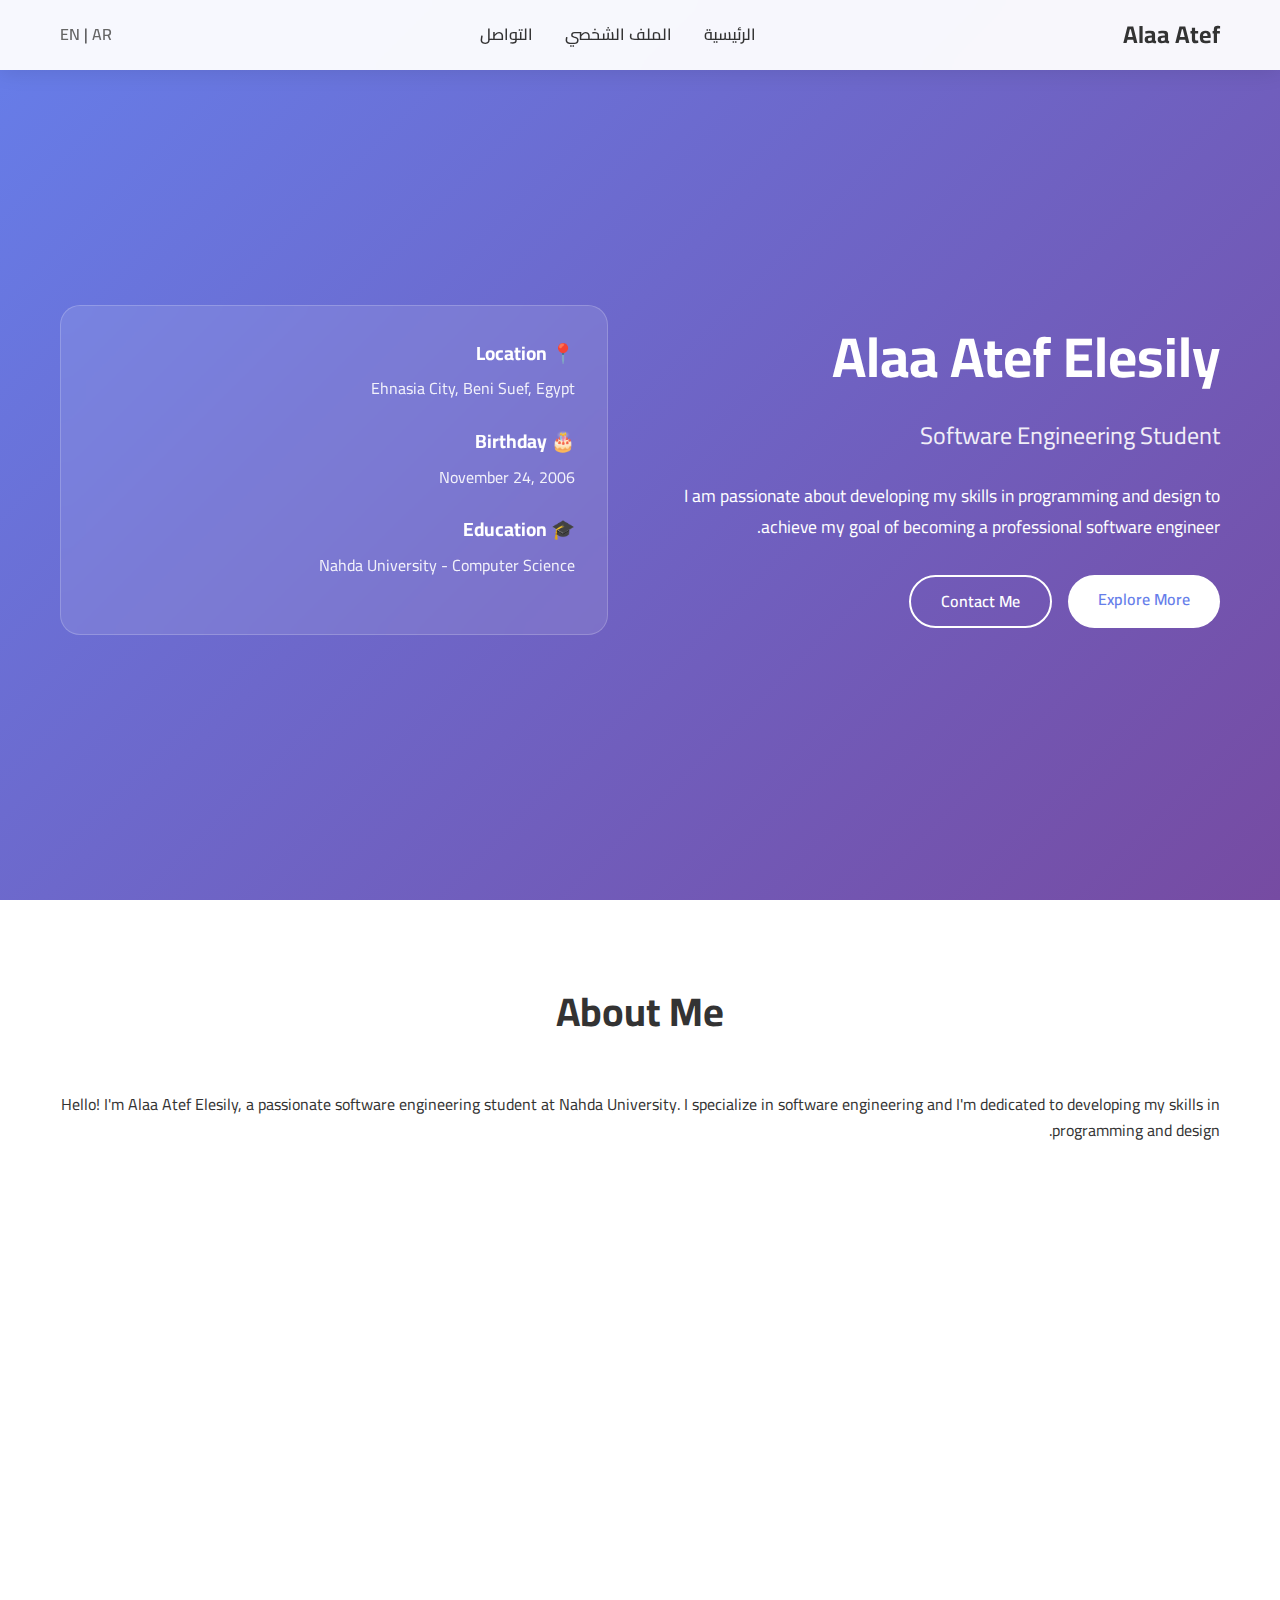
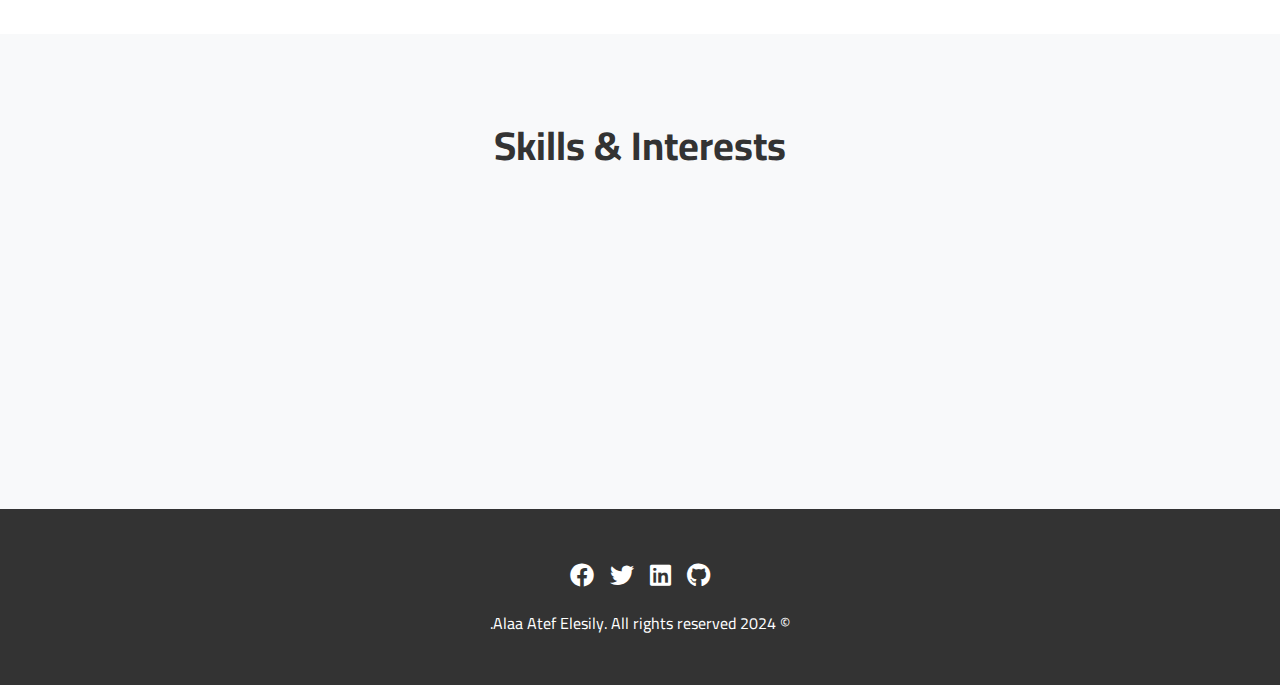
<file: index.html>
<!DOCTYPE html>
<html lang="ar" dir="rtl">
<head>
    <meta charset="UTF-8">
    <meta name="viewport" content="width=device-width, initial-scale=1.0">
    <title>Alaa Atef Elesily - الموقع الشخصي</title>
    <link rel="stylesheet" href="style.css">
    <link rel="stylesheet" href="https://cdnjs.cloudflare.com/ajax/libs/font-awesome/6.0.0/css/all.min.css">
    <link href="https://fonts.googleapis.com/css2?family=Cairo:wght@300;400;600;700&display=swap" rel="stylesheet">
</head>
<body>
    <!-- شريط التنقل -->
    <nav class="navbar">
        <div class="nav-container">
            <div class="nav-logo">
                <h2>Alaa Atef</h2>
            </div>
            <div class="nav-menu">
                <a href="index.html" class="nav-link">الرئيسية</a>
                <a href="arabic.html" class="nav-link">الملف الشخصي</a>
                <a href="contact.html" class="nav-link">التواصل</a>
            </div>
            <div class="language-switcher">
                <a href="index.html">EN</a> | 
                <a href="arabic.html">AR</a>
            </div>
        </div>
    </nav>

    <!-- قسم الهيرو -->
    <section class="hero">
        <div class="hero-content">
            <div class="hero-text">
                <h1 class="animate-fade-in">Alaa Atef Elesily</h1>
                <p class="hero-subtitle">Software Engineering Student</p>
                <p class="hero-description">I am passionate about developing my skills in programming and design to achieve my goal of becoming a professional software engineer.</p>
                <div class="hero-buttons">
                    <a href="#about" class="btn btn-primary">Explore More</a>
                    <a href="contact.html" class="btn btn-secondary">Contact Me</a>
                </div>
            </div>
            <div class="hero-image">
                <div class="profile-card">
                    <div class="card-content">
                        <h3>📍 Location</h3>
                        <p>Ehnasia City, Beni Suef, Egypt</p>
                        <h3>🎂 Birthday</h3>
                        <p>November 24, 2006</p>
                        <h3>🎓 Education</h3>
                        <p>Nahda University - Computer Science</p>
                    </div>
                </div>
            </div>
        </div>
    </section>

    <!-- قسم عني -->
    <section id="about" class="about">
        <div class="container">
            <h2 class="section-title">About Me</h2>
            <div class="about-content">
                <div class="about-text">
                    <p>Hello! I'm Alaa Atef Elesily, a passionate software engineering student at Nahda University. I specialize in software engineering and I'm dedicated to developing my skills in programming and design.</p>
                    
                    <div class="info-grid">
                        <div class="info-item">
                            <i class="fas fa-university"></i>
                            <div>
                                <h4>University</h4>
                                <p>Nahda University</p>
                            </div>
                        </div>
                        <div class="info-item">
                            <i class="fas fa-graduation-cap"></i>
                            <div>
                                <h4>Faculty</h4>
                                <p>Computer Science</p>
                            </div>
                        </div>
                        <div class="info-item">
                            <i class="fas fa-code"></i>
                            <div>
                                <h4>Specialization</h4>
                                <p>Software Engineering</p>
                            </div>
                        </div>
                        <div class="info-item">
                            <i class="fas fa-map-marker-alt"></i>
                            <div>
                                <h4>Location</h4>
                                <p>Beni Suef, Egypt</p>
                            </div>
                        </div>
                    </div>
                </div>
            </div>
        </div>
    </section>

    <!-- قسم المهارات -->
    <section class="skills">
        <div class="container">
            <h2 class="section-title">Skills & Interests</h2>
            <div class="skills-grid">
                <div class="skill-card">
                    <i class="fas fa-laptop-code"></i>
                    <h3>Programming</h3>
                    <p>Passionate about coding and developing innovative solutions</p>
                </div>
                <div class="skill-card">
                    <i class="fas fa-palette"></i>
                    <h3>Design</h3>
                    <p>Love for design and color harmony in user interfaces</p>
                </div>
                <div class="skill-card">
                    <i class="fas fa-rocket"></i>
                    <h3>Development</h3>
                    <p>Continuous learning of modern programming languages and tools</p>
                </div>
            </div>
        </div>
    </section>

    <!-- الفوتر -->
    <footer class="footer">
        <div class="container">
            <div class="social-links">
                <a href="#" class="social-link"><i class="fab fa-github"></i></a>
                <a href="#" class="social-link"><i class="fab fa-linkedin"></i></a>
                <a href="#" class="social-link"><i class="fab fa-twitter"></i></a>
                <a href="#" class="social-link"><i class="fab fa-facebook"></i></a>
            </div>
            <p>&copy; 2024 Alaa Atef Elesily. All rights reserved.</p>
        </div>
    </footer>

    <script src="script.js"></script>
</body>
</html>
</file>
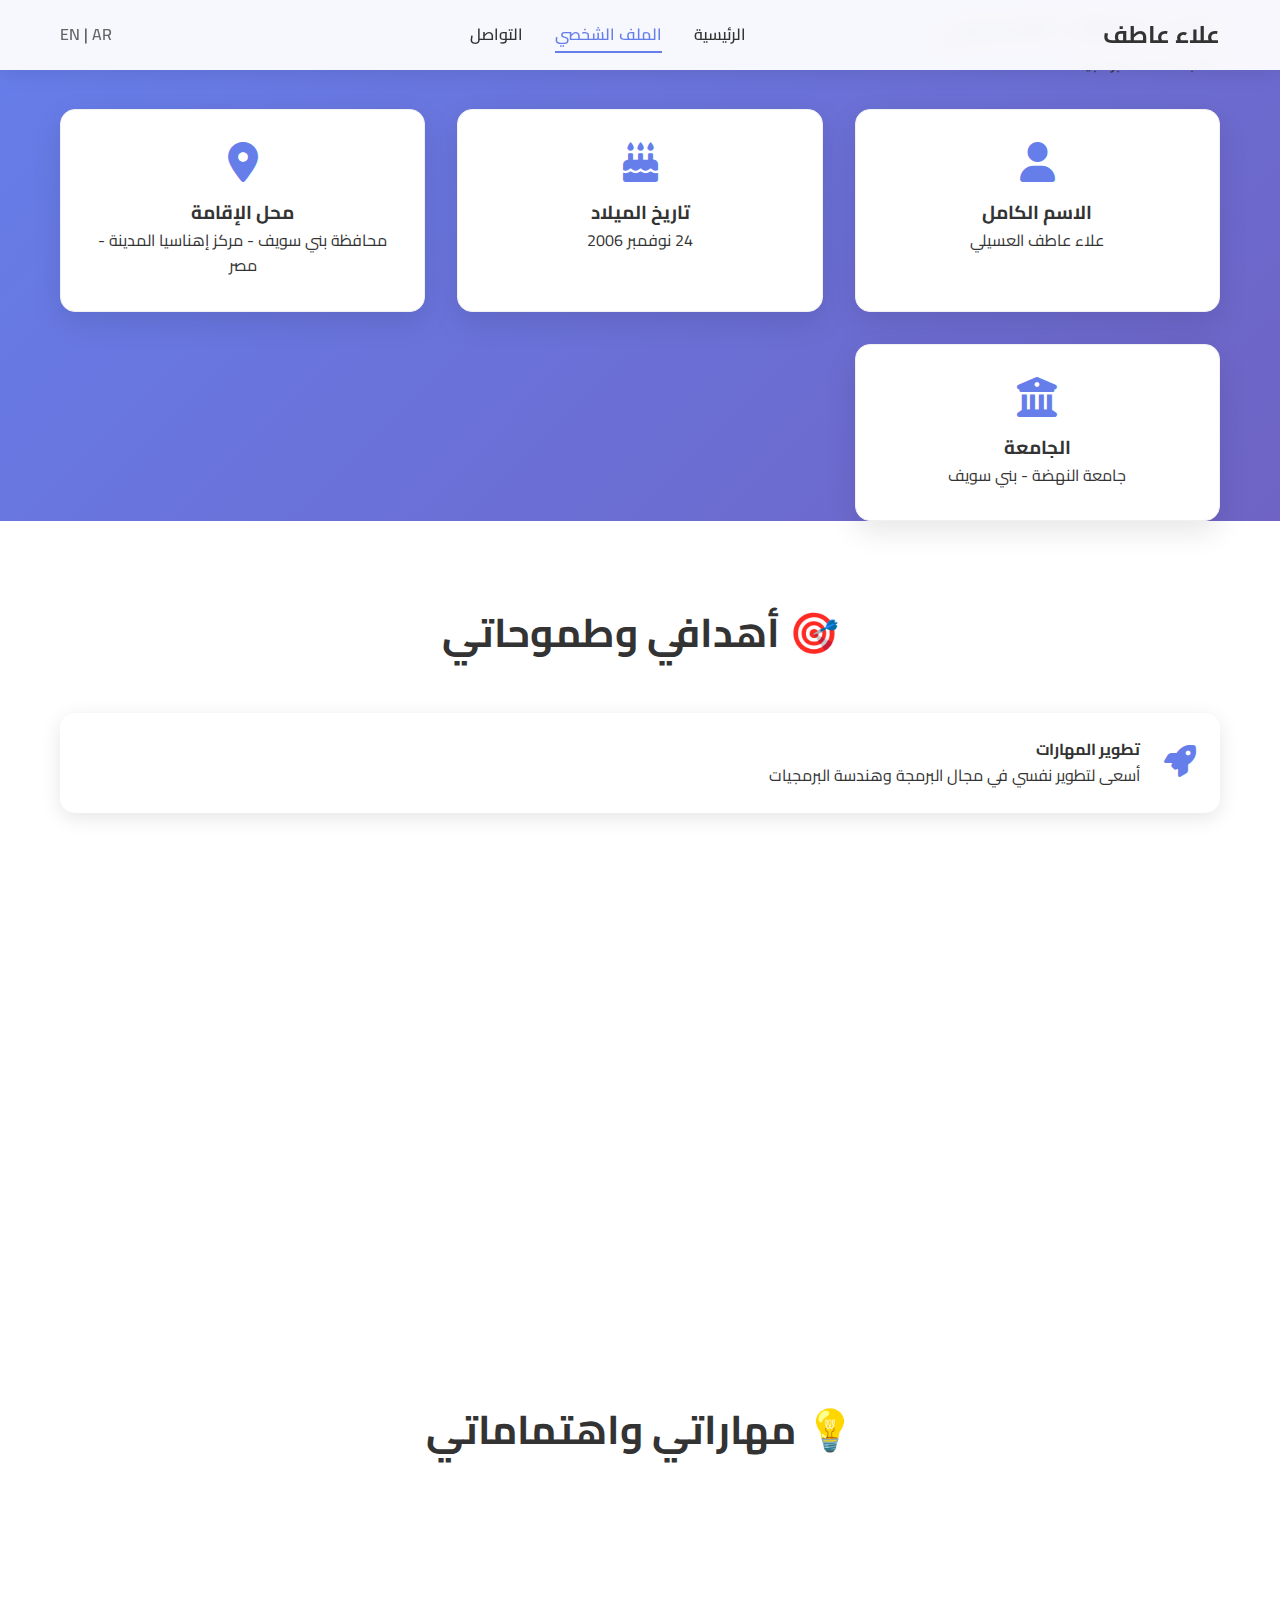
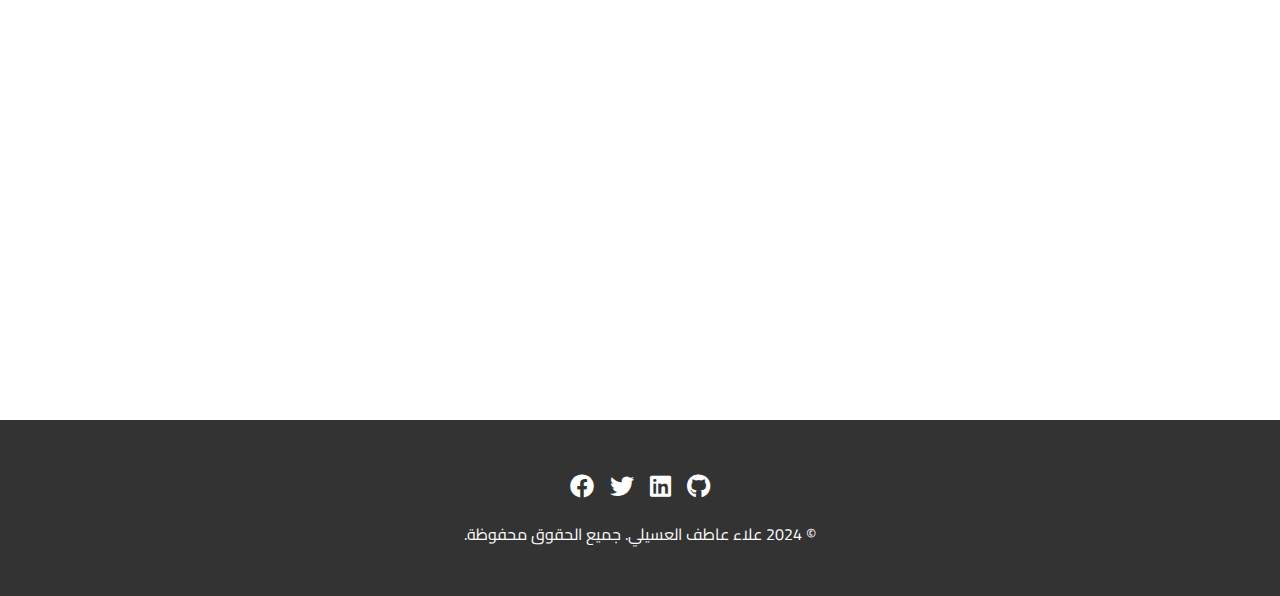
<file: arabic.html>
<!DOCTYPE html>
<html lang="ar" dir="rtl">
<head>
    <meta charset="UTF-8">
    <meta name="viewport" content="width=device-width, initial-scale=1.0">
    <title>علاء عاطف العسيلي - الملف الشخصي</title>
    <link rel="stylesheet" href="style.css">
    <link rel="stylesheet" href="https://cdnjs.cloudflare.com/ajax/libs/font-awesome/6.0.0/css/all.min.css">
    <link href="https://fonts.googleapis.com/css2?family=Cairo:wght@300;400;600;700&display=swap" rel="stylesheet">
</head>
<body>
    <!-- شريط التنقل -->
    <nav class="navbar">
        <div class="nav-container">
            <div class="nav-logo">
                <h2>علاء عاطف</h2>
            </div>
            <div class="nav-menu">
                <a href="index.html" class="nav-link">الرئيسية</a>
                <a href="arabic.html" class="nav-link active">الملف الشخصي</a>
                <a href="contact.html" class="nav-link">التواصل</a>
            </div>
            <div class="language-switcher">
                <a href="index.html">EN</a> | 
                <a href="arabic.html">AR</a>
            </div>
        </div>
    </nav>

    <!-- قسم النبذة الشخصية -->
    <section class="profile-hero">
        <div class="container">
            <div class="profile-header">
                <h1 class="animate-fade-in">علاء عاطف العسيلي</h1>
                <p class="profile-subtitle">طالب هندسة البرمجيات</p>
            </div>
        </div>
    </section>

    <!-- المعلومات الشخصية -->
    <section class="personal-info">
        <div class="container">
            <div class="info-cards">
                <div class="info-card">
                    <i class="fas fa-user"></i>
                    <h3>الاسم الكامل</h3>
                    <p>علاء عاطف العسيلي</p>
                </div>
                <div class="info-card">
                    <i class="fas fa-birthday-cake"></i>
                    <h3>تاريخ الميلاد</h3>
                    <p>24 نوفمبر 2006</p>
                </div>
                <div class="info-card">
                    <i class="fas fa-map-marker-alt"></i>
                    <h3>محل الإقامة</h3>
                    <p>محافظة بني سويف - مركز إهناسيا المدينة - مصر</p>
                </div>
                <div class="info-card">
                    <i class="fas fa-university"></i>
                    <h3>الجامعة</h3>
                    <p>جامعة النهضة - بني سويف</p>
                </div>
            </div>
        </div>
    </section>

    <!-- الأهداف والطموحات -->
    <section class="goals">
        <div class="container">
            <h2 class="section-title">🎯 أهدافي وطموحاتي</h2>
            <div class="goals-content">
                <div class="goal-item">
                    <i class="fas fa-rocket"></i>
                    <div>
                        <h4>تطوير المهارات</h4>
                        <p>أسعى لتطوير نفسي في مجال البرمجة وهندسة البرمجيات</p>
                    </div>
                </div>
                <div class="goal-item">
                    <i class="fas-bullseye"></i>
                    <div>
                        <h4>النجاح المهني</h4>
                        <p>أهدف إلى أن أصبح مهندس برمجيات ناجح ومبدع في تطوير الحلول التقنية</p>
                    </div>
                </div>
                <div class="goal-item">
                    <i class="fas fa-lightbulb"></i>
                    <div>
                        <h4>الابتكار</h4>
                        <p>أرغب في ابتكار تطبيقات مفيدة تضيف قيمة حقيقية للمجتمع</p>
                    </div>
                </div>
                <div class="goal-item">
                    <i class="fas fa-sync-alt"></i>
                    <div>
                        <h4>التطوير المستمر</h4>
                        <p>أحرص دائمًا على تعلّم المهارات الحديثة ومواكبة التطور التكنولوجي</p>
                    </div>
                </div>
            </div>
        </div>
    </section>

    <!-- المهارات والاهتمامات -->
    <section class="interests">
        <div class="container">
            <h2 class="section-title">💡 مهاراتي واهتماماتي</h2>
            <div class="interests-grid">
                <div class="interest-card">
                    <i class="fas fa-code"></i>
                    <h4>البرمجة</h4>
                    <p>شغف كبير بـ البرمجة وتصميم واجهات المستخدم</p>
                </div>
                <div class="interest-card">
                    <i class="fas fa-palette"></i>
                    <h4>التصميم</h4>
                    <p>أحب التصميم وتناسق الألوان</p>
                </div>
                <div class="interest-card">
                    <i class="fas fa-chart-line"></i>
                    <h4>تحليل الأنظمة</h4>
                    <p>مهتم بمجال تحليل الأنظمة وتطوير البرمجيات</p>
                </div>
                <div class="interest-card">
                    <i class="fas fa-graduation-cap"></i>
                    <h4>التعلم المستمر</h4>
                    <p>أعمل على تطوير نفسي في لغات البرمجة المختلفة وأدوات التطوير الحديثة</p>
                </div>
            </div>
        </div>
    </section>

    <!-- الفوتر -->
    <footer class="footer">
        <div class="container">
            <div class="social-links">
                <a href="#" class="social-link"><i class="fab fa-github"></i></a>
                <a href="#" class="social-link"><i class="fab fa-linkedin"></i></a>
                <a href="#" class="social-link"><i class="fab fa-twitter"></i></a>
                <a href="#" class="social-link"><i class="fab fa-facebook"></i></a>
            </div>
            <p>© 2024 علاء عاطف العسيلي. جميع الحقوق محفوظة.</p>
        </div>
    </footer>

    <script src="script.js"></script>
</body>
</html>
</file>
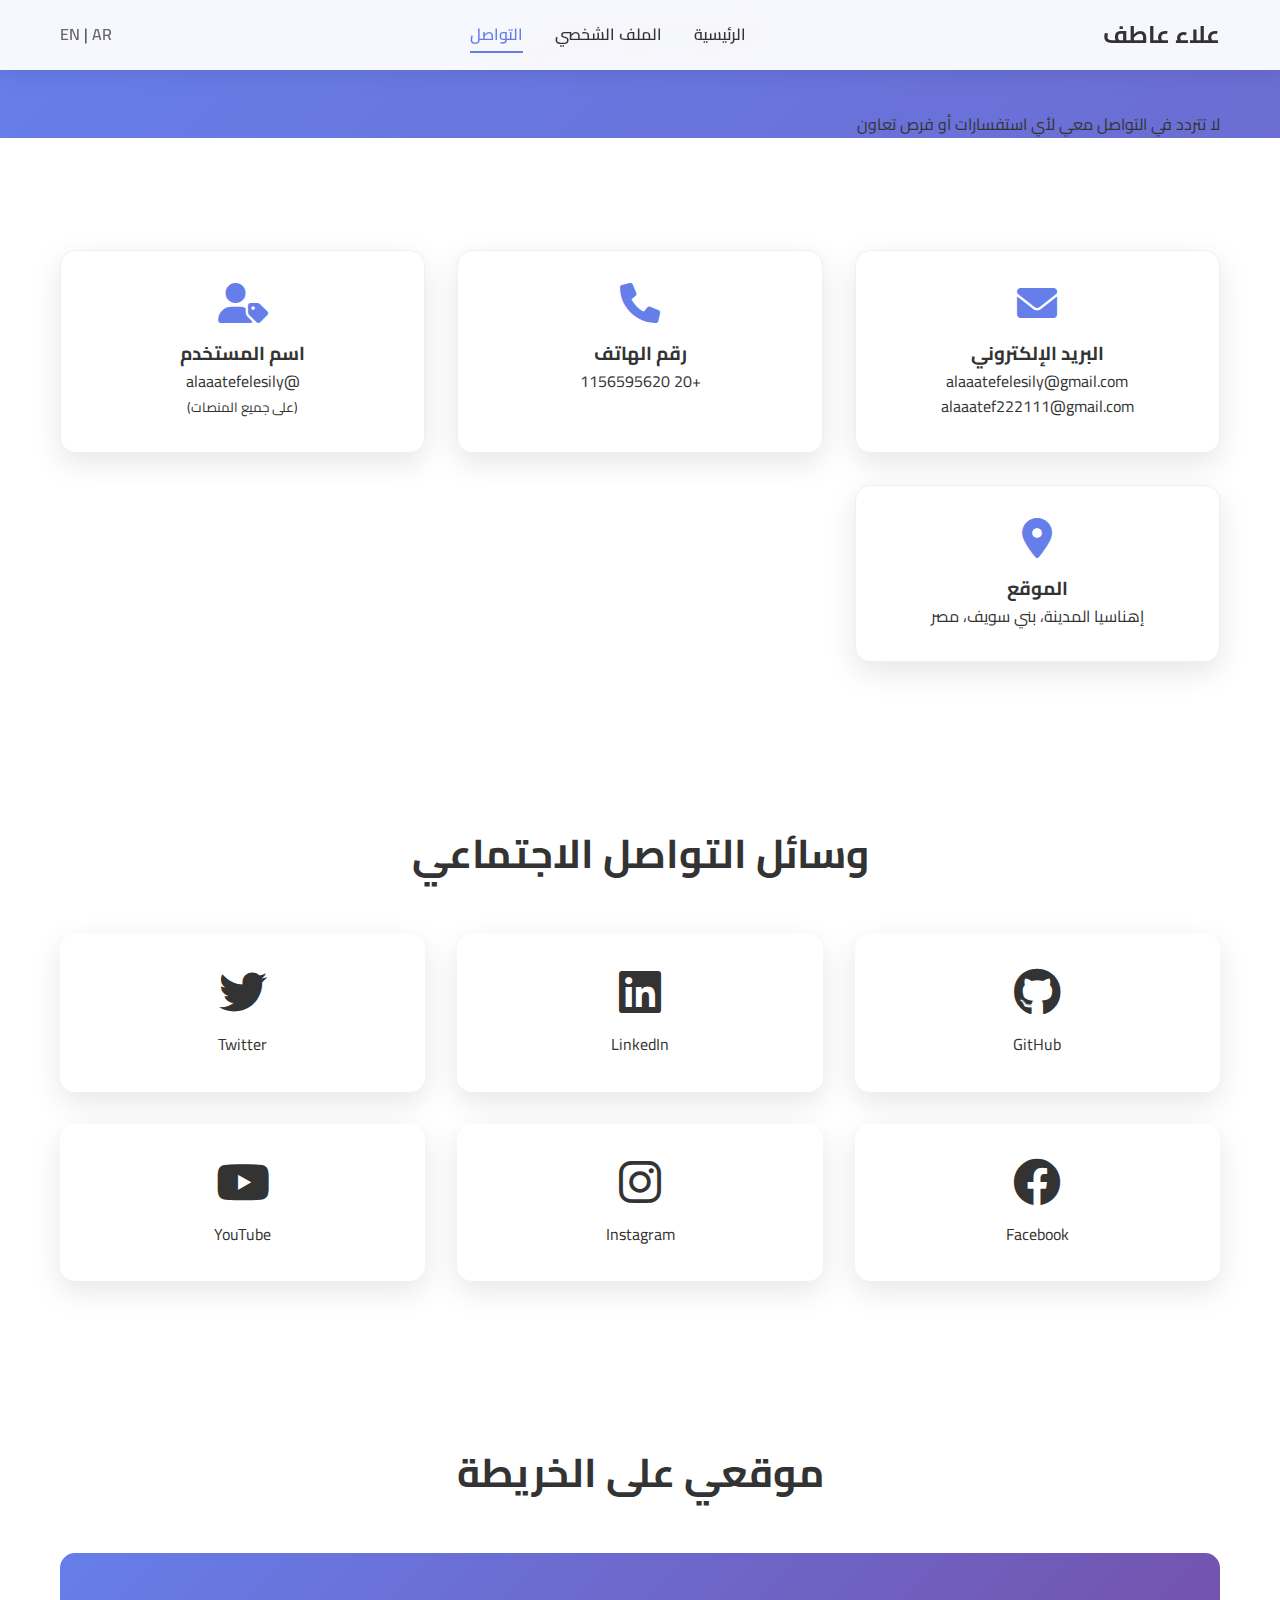
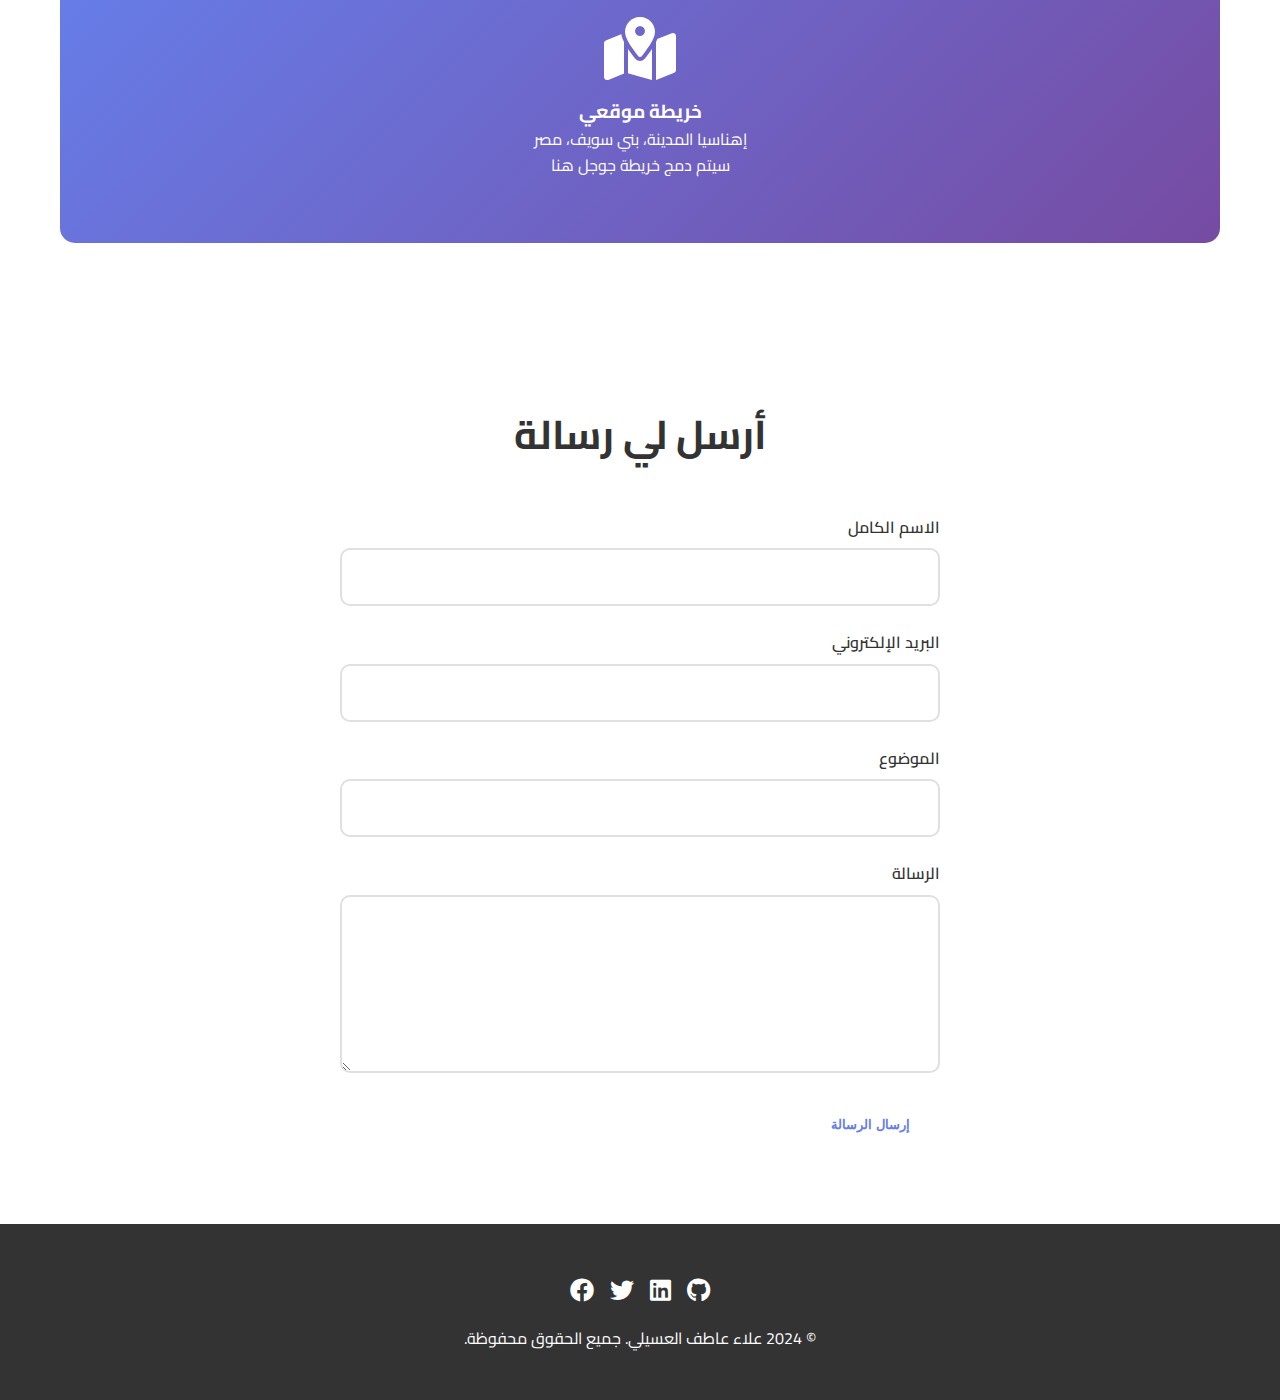
<file: contact.html>
<!DOCTYPE html>
<html lang="ar" dir="rtl">
<head>
    <meta charset="UTF-8">
    <meta name="viewport" content="width=device-width, initial-scale=1.0">
    <title>التواصل - علاء عاطف العسيلي</title>
    <link rel="stylesheet" href="style.css">
    <link rel="stylesheet" href="https://cdnjs.cloudflare.com/ajax/libs/font-awesome/6.0.0/css/all.min.css">
    <link href="https://fonts.googleapis.com/css2?family=Cairo:wght@300;400;600;700&display=swap" rel="stylesheet">
</head>
<body>
    <!-- شريط التنقل -->
    <nav class="navbar">
        <div class="nav-container">
            <div class="nav-logo">
                <h2>علاء عاطف</h2>
            </div>
            <div class="nav-menu">
                <a href="index.html" class="nav-link">الرئيسية</a>
                <a href="arabic.html" class="nav-link">الملف الشخصي</a>
                <a href="contact.html" class="nav-link active">التواصل</a>
            </div>
            <div class="language-switcher">
                <a href="index.html">EN</a> | 
                <a href="arabic.html">AR</a>
            </div>
        </div>
    </nav>

    <!-- قسم التواصل -->
    <section class="contact-hero">
        <div class="container">
            <h1 class="section-title">التواصل معي</h1>
            <p class="contact-subtitle">لا تتردد في التواصل معي لأي استفسارات أو فرص تعاون</p>
        </div>
    </section>

    <!-- معلومات التواصل -->
    <section class="contact-info">
        <div class="container">
            <div class="contact-cards">
                <div class="contact-card">
                    <i class="fas fa-envelope"></i>
                    <h3>البريد الإلكتروني</h3>
                    <p>alaaatefelesily@gmail.com</p>
                    <p>alaaatef222111@gmail.com</p>
                </div>
                <div class="contact-card">
                    <i class="fas fa-phone"></i>
                    <h3>رقم الهاتف</h3>
                    <p>+20 1156595620</p>
                </div>
                <div class="contact-card">
                    <i class="fas fa-user-tag"></i>
                    <h3>اسم المستخدم</h3>
                    <p>@alaaatefelesily</p>
                    <small>(على جميع المنصات)</small>
                </div>
                <div class="contact-card">
                    <i class="fas fa-map-marker-alt"></i>
                    <h3>الموقع</h3>
                    <p>إهناسيا المدينة، بني سويف، مصر</p>
                </div>
            </div>
        </div>
    </section>

    <!-- وسائل التواصل الاجتماعي -->
    <section class="social-media">
        <div class="container">
            <h2 class="section-title">وسائل التواصل الاجتماعي</h2>
            <div class="social-grid">
                <a href="#" class="social-card">
                    <i class="fab fa-github"></i>
                    <span>GitHub</span>
                </a>
                <a href="#" class="social-card">
                    <i class="fab fa-linkedin"></i>
                    <span>LinkedIn</span>
                </a>
                <a href="#" class="social-card">
                    <i class="fab fa-twitter"></i>
                    <span>Twitter</span>
                </a>
                <a href="#" class="social-card">
                    <i class="fab fa-facebook"></i>
                    <span>Facebook</span>
                </a>
                <a href="#" class="social-card">
                    <i class="fab fa-instagram"></i>
                    <span>Instagram</span>
                </a>
                <a href="#" class="social-card">
                    <i class="fab fa-youtube"></i>
                    <span>YouTube</span>
                </a>
            </div>
        </div>
    </section>

    <!-- الخريطة -->
    <section class="map-section">
        <div class="container">
            <h2 class="section-title">موقعي على الخريطة</h2>
            <div class="map-container">
                <div class="map-placeholder">
                    <i class="fas fa-map-marked-alt"></i>
                    <h3>خريطة موقعي</h3>
                    <p>إهناسيا المدينة، بني سويف، مصر</p>
                    <p>سيتم دمج خريطة جوجل هنا</p>
                </div>
            </div>
        </div>
    </section>

    <!-- نموذج التواصل -->
    <section class="contact-form-section">
        <div class="container">
            <h2 class="section-title">أرسل لي رسالة</h2>
            <form class="contact-form">
                <div class="form-group">
                    <label for="name">الاسم الكامل</label>
                    <input type="text" id="name" name="name" required>
                </div>
                <div class="form-group">
                    <label for="email">البريد الإلكتروني</label>
                    <input type="email" id="email" name="email" required>
                </div>
                <div class="form-group">
                    <label for="subject">الموضوع</label>
                    <input type="text" id="subject" name="subject" required>
                </div>
                <div class="form-group">
                    <label for="message">الرسالة</label>
                    <textarea id="message" name="message" rows="5" required></textarea>
                </div>
                <button type="submit" class="btn btn-primary">إرسال الرسالة</button>
            </form>
        </div>
    </section>

    <!-- الفوتر -->
    <footer class="footer">
        <div class="container">
            <div class="social-links">
                <a href="#" class="social-link"><i class="fab fa-github"></i></a>
                <a href="#" class="social-link"><i class="fab fa-linkedin"></i></a>
                <a href="#" class="social-link"><i class="fab fa-twitter"></i></a>
                <a href="#" class="social-link"><i class="fab fa-facebook"></i></a>
            </div>
            <p>© 2024 علاء عاطف العسيلي. جميع الحقوق محفوظة.</p>
        </div>
    </footer>

    <script src="script.js"></script>
</body>
</html>
</file>
<file: style.css>
/* التنسيقات العامة */
* {
    margin: 0;
    padding: 0;
    box-sizing: border-box;
}

body {
    font-family: 'Cairo', sans-serif;
    line-height: 1.6;
    color: #333;
    background: linear-gradient(135deg, #667eea 0%, #764ba2 100%);
    min-height: 100vh;
}

.container {
    max-width: 1200px;
    margin: 0 auto;
    padding: 0 20px;
}

/* شريط التنقل */
.navbar {
    background: rgba(255, 255, 255, 0.95);
    backdrop-filter: blur(10px);
    padding: 1rem 0;
    position: fixed;
    width: 100%;
    top: 0;
    z-index: 1000;
    box-shadow: 0 2px 20px rgba(0,0,0,0.1);
}

.nav-container {
    max-width: 1200px;
    margin: 0 auto;
    padding: 0 20px;
    display: flex;
    justify-content: space-between;
    align-items: center;
}

.nav-logo h2 {
    color: #333;
    font-weight: 700;
}

.nav-menu {
    display: flex;
    gap: 2rem;
}

.nav-link {
    text-decoration: none;
    color: #333;
    font-weight: 600;
    transition: color 0.3s ease;
    position: relative;
}

.nav-link:hover,
.nav-link.active {
    color: #667eea;
}

.nav-link.active::after {
    content: '';
    position: absolute;
    bottom: -5px;
    left: 0;
    width: 100%;
    height: 2px;
    background: #667eea;
}

.language-switcher a {
    text-decoration: none;
    color: #666;
    font-weight: 600;
}

.language-switcher a:hover {
    color: #333;
}

/* قسم الهيرو */
.hero {
    padding: 120px 0 80px;
    background: linear-gradient(135deg, #667eea 0%, #764ba2 100%);
    color: white;
    min-height: 100vh;
    display: flex;
    align-items: center;
}

.hero-content {
    max-width: 1200px;
    margin: 0 auto;
    padding: 0 20px;
    display: grid;
    grid-template-columns: 1fr 1fr;
    gap: 4rem;
    align-items: center;
}

.hero-text h1 {
    font-size: 3.5rem;
    margin-bottom: 1rem;
    font-weight: 700;
}

.hero-subtitle {
    font-size: 1.5rem;
    margin-bottom: 1.5rem;
    opacity: 0.9;
}

.hero-description {
    font-size: 1.1rem;
    margin-bottom: 2rem;
    line-height: 1.8;
}

.hero-buttons {
    display: flex;
    gap: 1rem;
}

.btn {
    padding: 12px 30px;
    border: none;
    border-radius: 50px;
    text-decoration: none;
    font-weight: 600;
    transition: all 0.3s ease;
    display: inline-block;
    cursor: pointer;
}

.btn-primary {
    background: white;
    color: #667eea;
}

.btn-primary:hover {
    transform: translateY(-3px);
    box-shadow: 0 10px 30px rgba(0,0,0,0.2);
}

.btn-secondary {
    background: transparent;
    color: white;
    border: 2px solid white;
}

.btn-secondary:hover {
    background: white;
    color: #667eea;
    transform: translateY(-3px);
}

.profile-card {
    background: rgba(255, 255, 255, 0.1);
    backdrop-filter: blur(10px);
    border-radius: 20px;
    padding: 2rem;
    border: 1px solid rgba(255, 255, 255, 0.2);
}

.card-content h3 {
    margin-bottom: 0.5rem;
    font-size: 1.2rem;
}

.card-content p {
    margin-bottom: 1.5rem;
    opacity: 0.9;
}

/* الأقسام العامة */
.section-title {
    text-align: center;
    font-size: 2.5rem;
    margin-bottom: 3rem;
    color: #333;
    font-weight: 700;
}

.about, .skills, .goals, .interests, .contact-info, .social-media, .map-section, .contact-form-section {
    padding: 80px 0;
    background: white;
}

.about:nth-child(even), .skills:nth-child(even) {
    background: #f8f9fa;
}

/* الكروت والجريدات */
.info-grid, .skills-grid, .info-cards, .interests-grid, .contact-cards, .social-grid {
    display: grid;
    grid-template-columns: repeat(auto-fit, minmax(300px, 1fr));
    gap: 2rem;
    margin-top: 2rem;
}

.info-item, .skill-card, .info-card, .interest-card, .contact-card, .social-card {
    background: white;
    padding: 2rem;
    border-radius: 15px;
    text-align: center;
    box-shadow: 0 10px 30px rgba(0,0,0,0.1);
    transition: transform 0.3s ease, box-shadow 0.3s ease;
    border: 1px solid #f0f0f0;
}

.info-item:hover, .skill-card:hover, .info-card:hover, .interest-card:hover, .contact-card:hover, .social-card:hover {
    transform: translateY(-10px);
    box-shadow: 0 20px 40px rgba(0,0,0,0.15);
}

.info-item i, .skill-card i, .info-card i, .interest-card i, .contact-card i {
    font-size: 2.5rem;
    color: #667eea;
    margin-bottom: 1rem;
}

/* الأهداف */
.goal-item {
    display: flex;
    align-items: flex-start;
    gap: 1.5rem;
    margin-bottom: 2rem;
    padding: 1.5rem;
    background: white;
    border-radius: 15px;
    box-shadow: 0 5px 20px rgba(0,0,0,0.1);
}

.goal-item i {
    font-size: 2rem;
    color: #667eea;
    margin-top: 0.5rem;
}

/* وسائل التواصل */
.social-card {
    display: flex;
    flex-direction: column;
    align-items: center;
    justify-content: center;
    text-decoration: none;
    color: #333;
    padding: 2rem;
    background: white;
    border-radius: 15px;
    transition: all 0.3s ease;
    border: 2px solid transparent;
}

.social-card:hover {
    border-color: #667eea;
    color: #667eea;
    transform: translateY(-5px);
}

.social-card i {
    font-size: 3rem;
    margin-bottom: 1rem;
}

/* الخريطة */
.map-placeholder {
    background: linear-gradient(135deg, #667eea 0%, #764ba2 100%);
    color: white;
    padding: 4rem 2rem;
    text-align: center;
    border-radius: 15px;
}

.map-placeholder i {
    font-size: 4rem;
    margin-bottom: 1rem;
}

/* نموذج التواصل */
.contact-form {
    max-width: 600px;
    margin: 0 auto;
}

.form-group {
    margin-bottom: 1.5rem;
}

.form-group label {
    display: block;
    margin-bottom: 0.5rem;
    font-weight: 600;
    color: #333;
}

.form-group input, .form-group textarea {
    width: 100%;
    padding: 12px;
    border: 2px solid #e0e0e0;
    border-radius: 10px;
    font-size: 1rem;
    transition: border-color 0.3s ease;
    font-family: 'Cairo', sans-serif;
}

.form-group input:focus, .form-group textarea:focus {
    outline: none;
    border-color: #667eea;
}

/* الفوتر */
.footer {
    background: #333;
    color: white;
    padding: 3rem 0;
    text-align: center;
}

.social-links {
    display: flex;
    justify-content: center;
    gap: 1rem;
    margin-bottom: 1rem;
}

.social-link {
    color: white;
    font-size: 1.5rem;
    transition: color 0.3s ease;
}

.social-link:hover {
    color: #667eea;
}

/* الأنيميشن */
.animate-fade-in {
    animation: fadeIn 1s ease-in;
}

@keyframes fadeIn {
    from { opacity: 0; transform: translateY(30px); }
    to { opacity: 1; transform: translateY(0); }
}

/* التصميم المتجاوب */
@media (max-width: 768px) {
    .hero-content {
        grid-template-columns: 1fr;
        text-align: center;
    }
    
    .hero-text h1 {
        font-size: 2.5rem;
    }
    
    .nav-menu {
        gap: 1rem;
    }
    
    .info-grid, .skills-grid, .info-cards, .interests-grid, .contact-cards, .social-grid {
        grid-template-columns: 1fr;
    }
    
    .hero-buttons {
        flex-direction: column;
        align-items: center;
    }
    
    .goal-item {
        flex-direction: column;
        text-align: center;
    }
}
</file>
